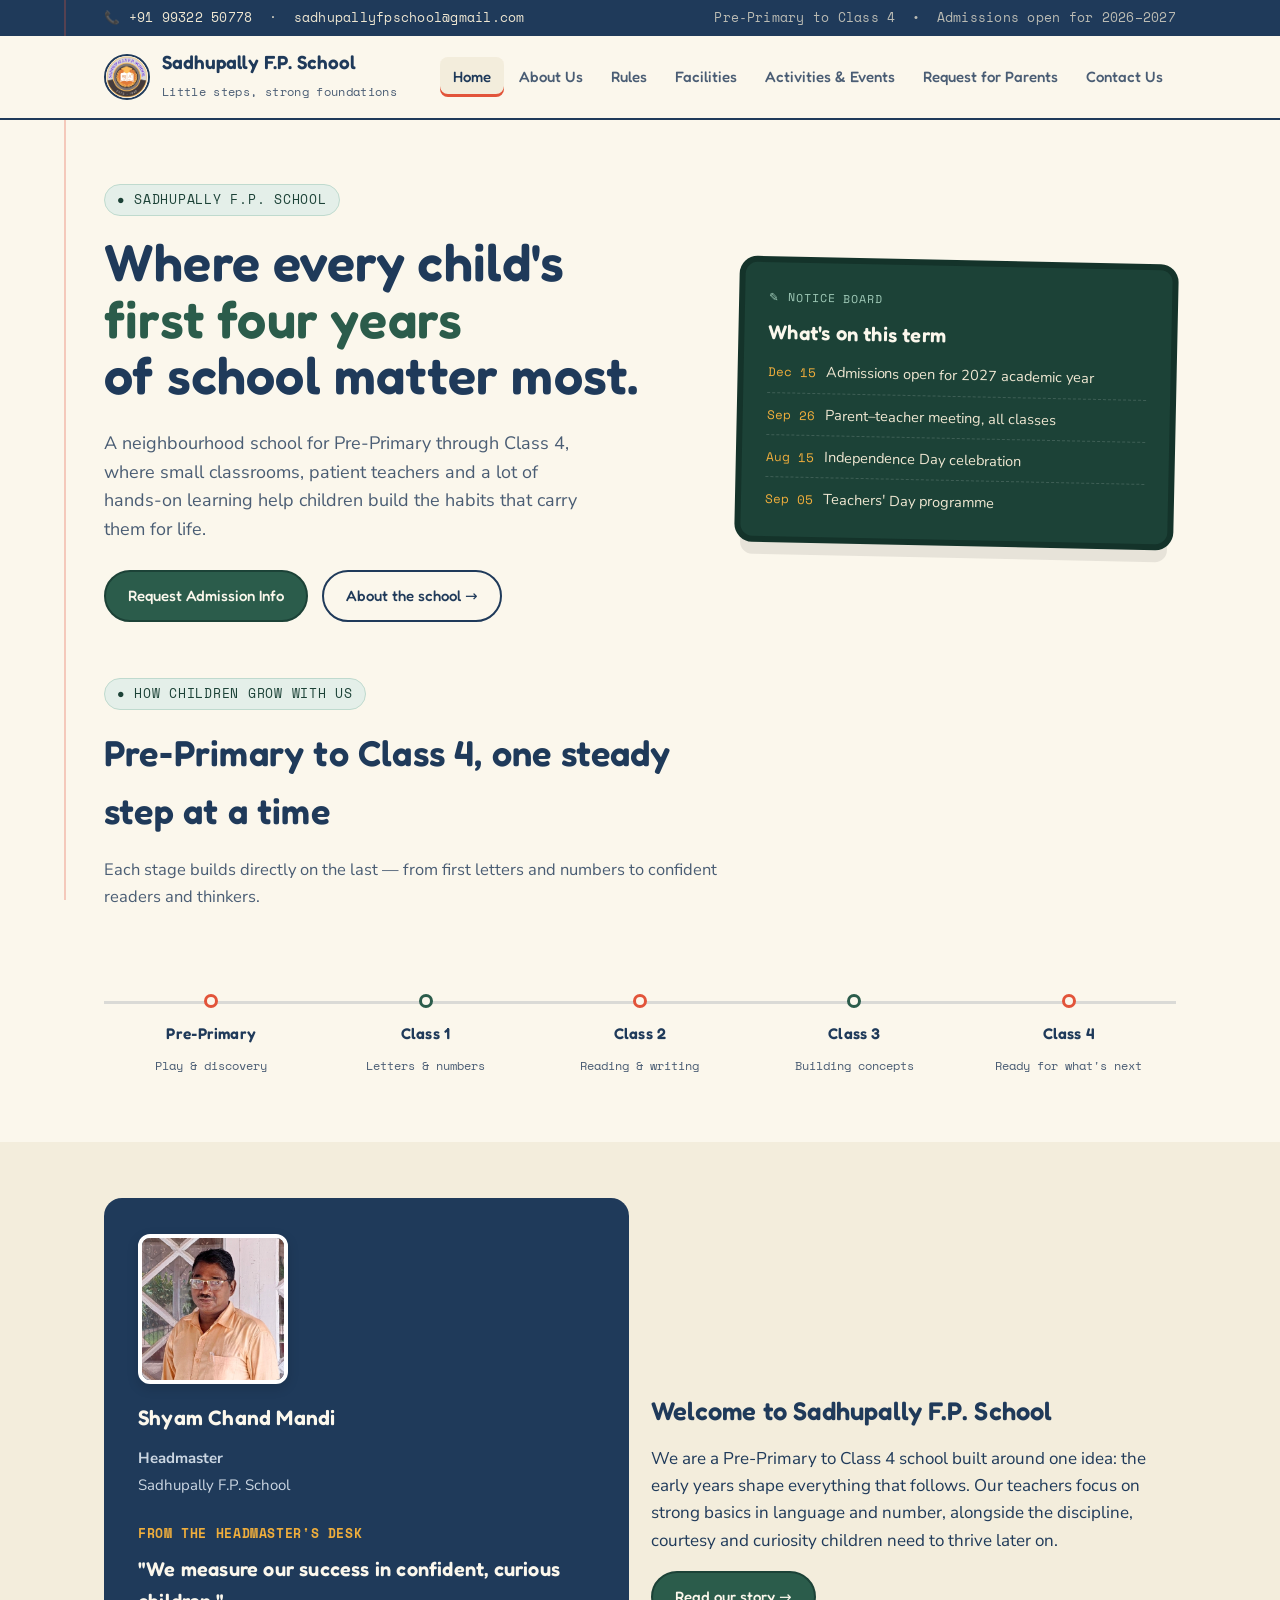
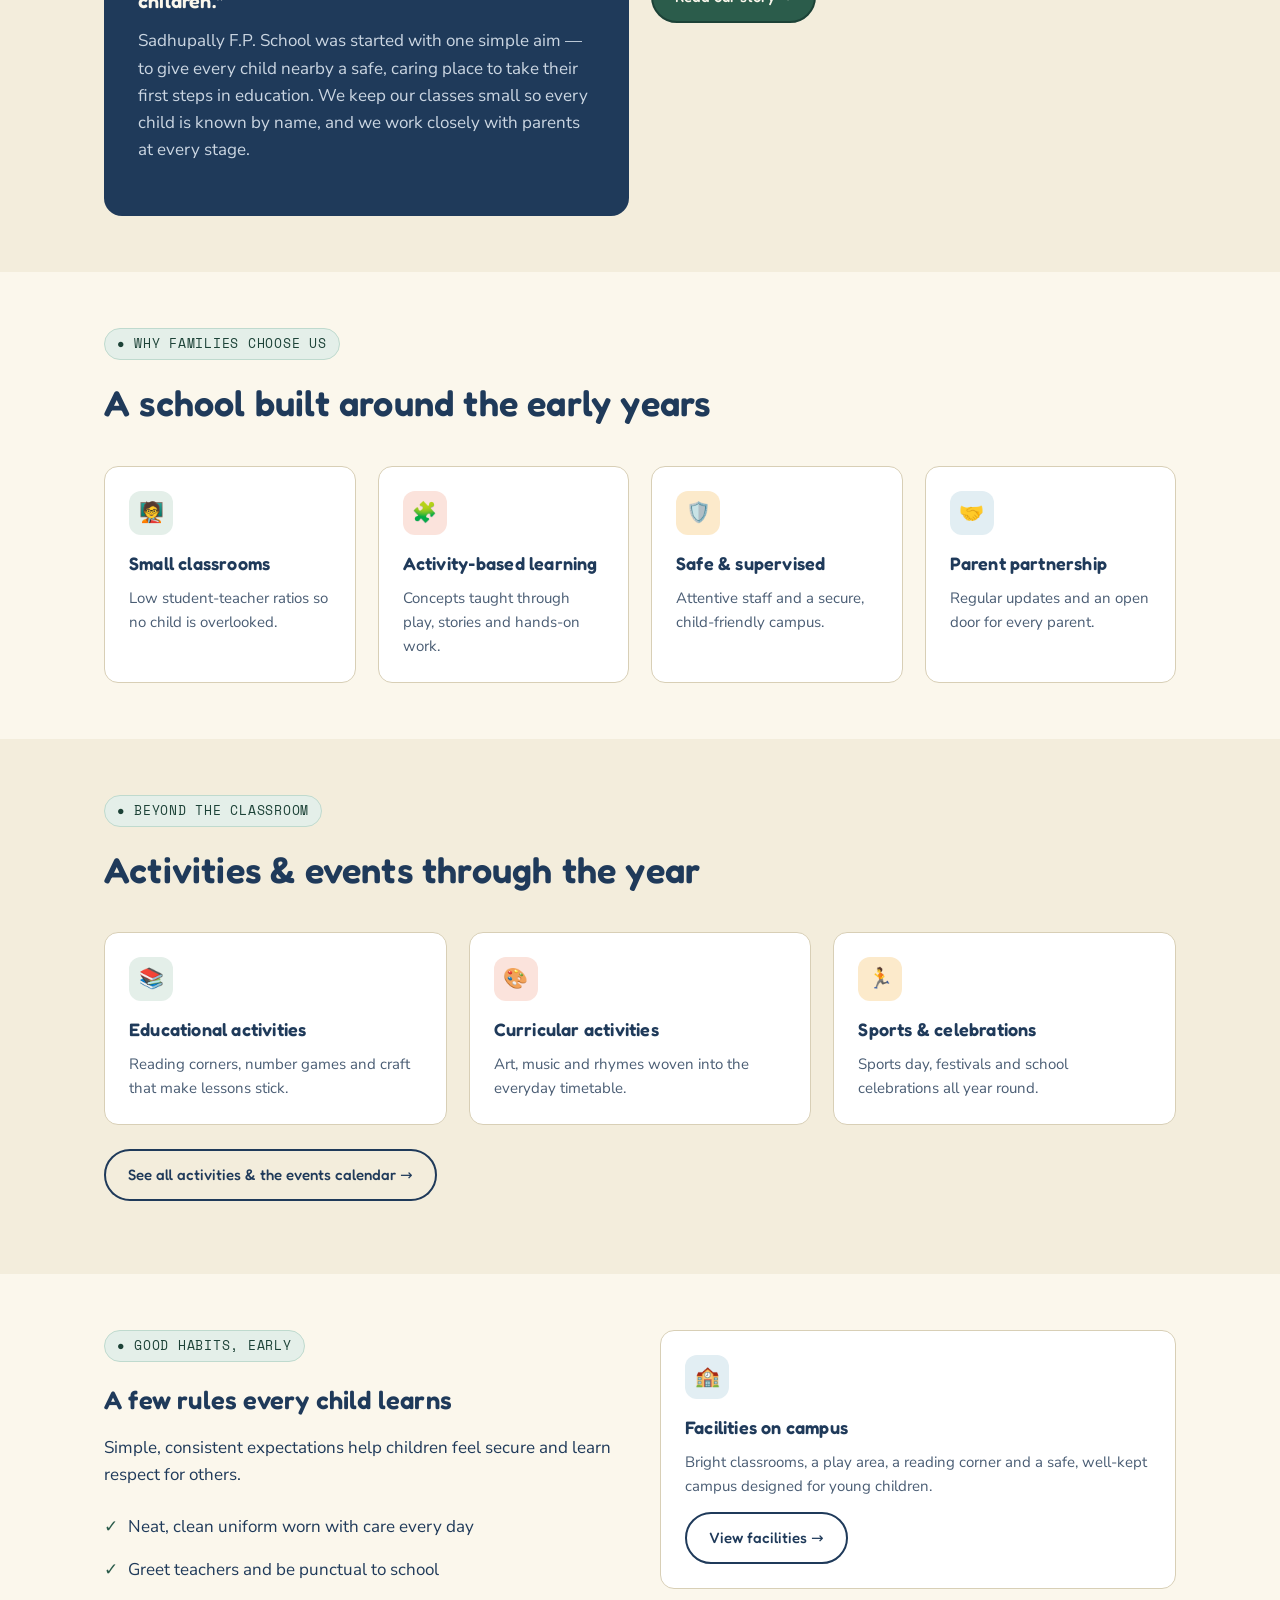
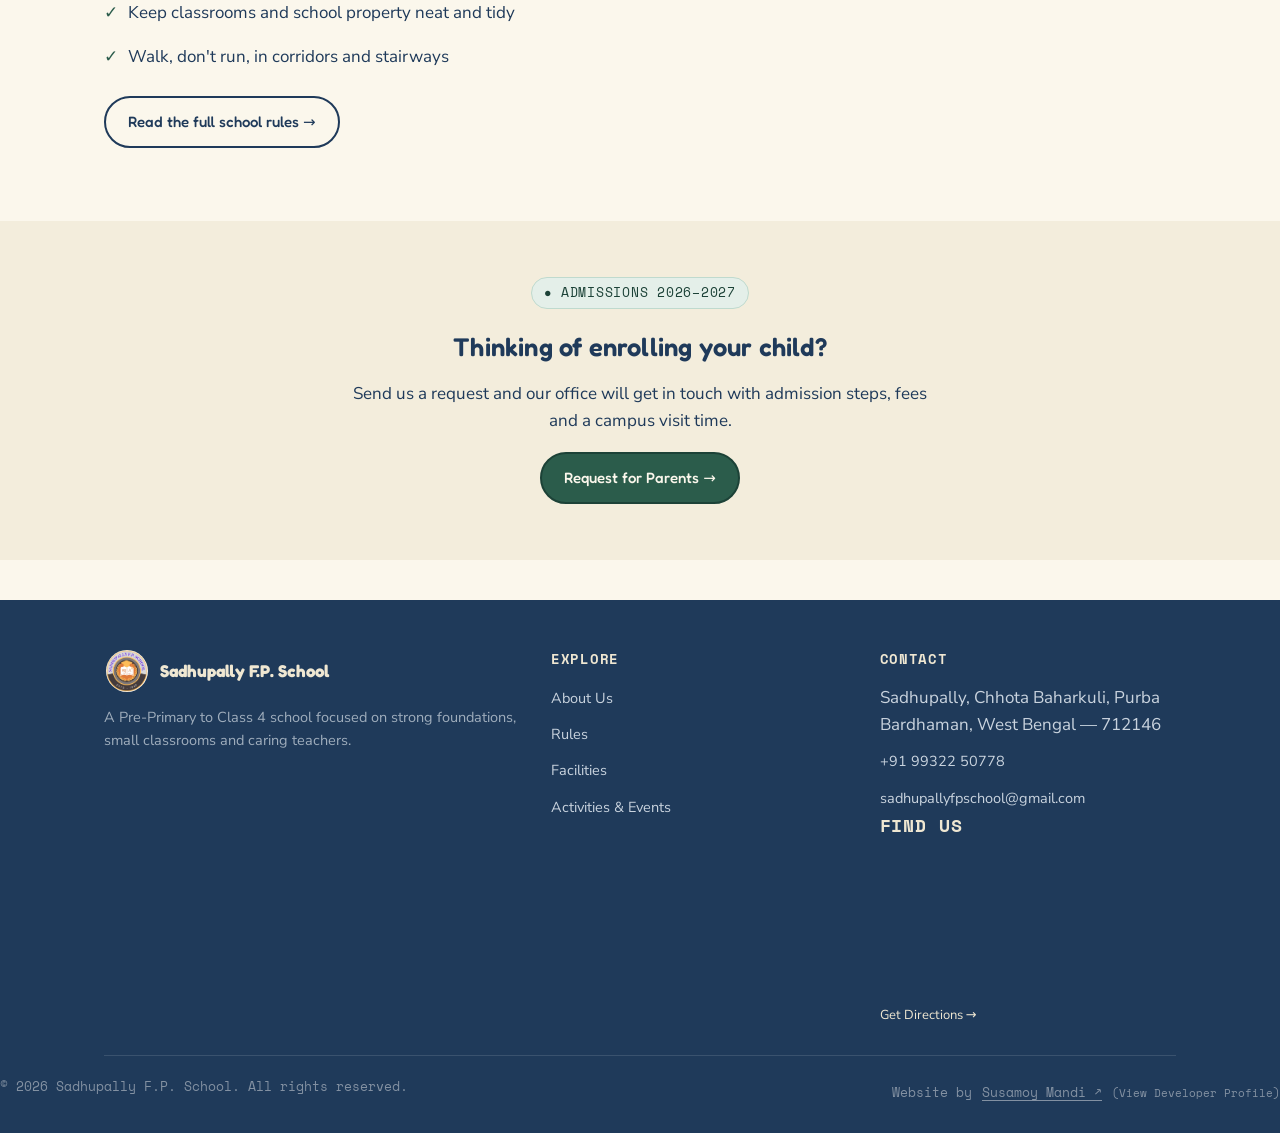
<file: index.html>
<!DOCTYPE html>
<html lang="en">
<head>
<meta charset="UTF-8">
<meta name="viewport" content="width=device-width, initial-scale=1.0">
<title>Sadhupally F.P. School — Home</title>
<link rel="icon" href="pic\logo1.jpg" type="image/x-icon">
<meta name="description" content="Sadhupally F.P. School — Pre-Primary to Class 4. A caring neighbourhood school building strong foundations.">
<link rel="preconnect" href="https://fonts.googleapis.com">
<link href="https://fonts.googleapis.com/css2?family=Fredoka:wght@500;600;700&family=Nunito+Sans:wght@400;600;700;800&family=Space+Mono&display=swap" rel="stylesheet">
<link rel="stylesheet" href="style.css">
</head>
<body>

<div class="topbar">
  <div class="container">
    <div>
      <a href="tel:+919932250778">📞 +91 99322 50778</a> &nbsp;·&nbsp;
      <a href="mailto:sadhupallyfpschool@gmail.com">sadhupallyfpschool@gmail.com</a>
    </div>
    <div class="topbar__motto">Pre‑Primary to Class 4 &nbsp;•&nbsp; Admissions open for 2026–2027</div>
  </div>
</div>

<header class="site-header">
  <div class="container">
    <a class="brand" href="index.html">
      <img src="pic\logo1.jpg" alt="Sadhupally F.P. School Logo" class="brand__mark">
      <span>
        <span class="brand__name">Sadhupally F.P. School</span><br>
        <span class="brand__tag">Little steps, strong foundations</span>
      </span>
    </a>
    
<button
  class="nav-toggle"
  aria-label="Toggle menu"
  aria-expanded="false"
  aria-controls="main-nav"
  type="button"
>
  <span></span>
</button>

<nav class="nav" id="main-nav">
  <a href="index.html">Home</a>
  <a href="about.html">About Us</a>
  <a href="rules.html">Rules</a>
  <a href="facilities.html">Facilities</a>
  <a href="activities.html">Activities &amp; Events</a>
  <a href="request.html">Request for Parents</a>
  <a href="contact.html">Contact Us</a>
</nav>

  </div>
</header>

<main>

  <!-- HERO -->
  <section class="hero">
    <div class="container">
      <div>
        <span class="eyebrow">● Sadhupally F.P. School</span>
        <h1>Where every child's<br><em>first four years</em><br>of school matter most.</h1>
        <p class="hero__lede">A neighbourhood school for Pre‑Primary through Class 4, where small classrooms, patient teachers and a lot of hands‑on learning help children build the habits that carry them for life.</p>
        <div class="hero__cta">
          <a class="btn btn-primary" href="request.html">Request Admission Info</a>
          <a class="btn btn-ghost" href="about.html">About the school →</a>
        </div>
      </div>

      <!-- notice board -->
      <div class="hero__board">
        <div class="hero__board__label">✎ Notice Board</div>
        <h3>What's on this term</h3>
        <ul>
          <li><span class="chalk-date">Dec 15</span> Admissions open for 2027 academic year</li>
          <li><span class="chalk-date">Sep 26</span> Parent–teacher meeting, all classes</li>
          <li><span class="chalk-date">Aug 15</span> Independence Day celebration</li>
          <li><span class="chalk-date">Sep 05</span> Teachers' Day programme</li>
        </ul>
      </div>
    </div>
  </section>

  <!-- GROWTH PATH -->
  <section class="section" style="padding-top:0;">
    <div class="container">
      <div class="section-head">
        <span class="eyebrow">● How children grow with us</span>
        <h2>Pre‑Primary to Class 4, one steady step at a time</h2>
        <p>Each stage builds directly on the last — from first letters and numbers to confident readers and thinkers.</p>
      </div>
      <div class="growth">
        <div class="growth__rule">
          <div class="growth__stop">
            <div class="growth__mark"></div>
            <h4>Pre‑Primary</h4>
            <span>Play &amp; discovery</span>
          </div>
          <div class="growth__stop">
            <div class="growth__mark"></div>
            <h4>Class 1</h4>
            <span>Letters &amp; numbers</span>
          </div>
          <div class="growth__stop">
            <div class="growth__mark"></div>
            <h4>Class 2</h4>
            <span>Reading &amp; writing</span>
          </div>
          <div class="growth__stop">
            <div class="growth__mark"></div>
            <h4>Class 3</h4>
            <span>Building concepts</span>
          </div>
          <div class="growth__stop">
            <div class="growth__mark"></div>
            <h4>Class 4</h4>
            <span>Ready for what's next</span>
          </div>
        </div>
      </div>
    </div>
  </section>

  
<!-- PRINCIPAL / WELCOME QUOTE -->
<section class="section section-alt">
  <div class="container grid grid-2" style="align-items: center;">

    <!-- HEADMASTER'S DESK -->
    <div class="quote-block">

      <img
        src="pic\Headmaster.jpeg"
        alt="Headmaster of Sadhupally F.P. School"
        class="headmaster-photo"
      >

      <div class="headmaster-contact">
        <h3 class="headmaster-name">
          Shyam Chand Mandi
        </h3>

        <p>
          <strong>Headmaster</strong><br>
          Sadhupally F.P. School
        </p>

        <!-- <p>
          <strong>Phone:</strong>
          <a href="tel:+919876543210">
            +91 98765 43210
          </a>
        </p> -->
      </div>

      <span class="role">From the Headmaster's Desk</span>

      <h3>
        "We measure our success in confident, curious children."
      </h3>

      <p>
        Sadhupally F.P. School was started with one simple aim —
        to give every child nearby a safe, caring place to take their
        first steps in education. We keep our classes small so every
        child is known by name, and we work closely with parents at
        every stage.
      </p>

    </div>

    <!-- WELCOME SECTION -->
    <div>
      <h2>Welcome to Sadhupally F.P. School</h2>

      <p>
        We are a Pre-Primary to Class 4 school built around one idea:
        the early years shape everything that follows. Our teachers
        focus on strong basics in language and number, alongside the
        discipline, courtesy and curiosity children need to thrive
        later on.
      </p>

      <a class="btn btn-primary" href="about.html">
        Read our story →
      </a>
    </div>

  </div>
</section>


  <!-- QUICK FEATURES -->
  <section class="section">
    <div class="container">
      <div class="section-head">
        <span class="eyebrow">● Why families choose us</span>
        <h2>A school built around the early years</h2>
      </div>
      <div class="grid grid-4">
        <div class="card tone-chalk">
          <div class="card__icon">🧑‍🏫</div>
          <h3>Small classrooms</h3>
          <p>Low student‑teacher ratios so no child is overlooked.</p>
        </div>
        <div class="card tone-coral">
          <div class="card__icon">🧩</div>
          <h3>Activity‑based learning</h3>
          <p>Concepts taught through play, stories and hands‑on work.</p>
        </div>
        <div class="card tone-sun">
          <div class="card__icon">🛡️</div>
          <h3>Safe &amp; supervised</h3>
          <p>Attentive staff and a secure, child‑friendly campus.</p>
        </div>
        <div class="card tone-sky">
          <div class="card__icon">🤝</div>
          <h3>Parent partnership</h3>
          <p>Regular updates and an open door for every parent.</p>
        </div>
      </div>
    </div>
  </section>

  <!-- ACTIVITIES PREVIEW -->
  <section class="section section-alt">
    <div class="container">
      <div class="section-head">
        <span class="eyebrow">● Beyond the classroom</span>
        <h2>Activities &amp; events through the year</h2>
      </div>
      <div class="grid grid-3">
        <div class="card tone-chalk">
          <div class="card__icon">📚</div>
          <h3>Educational activities</h3>
          <p>Reading corners, number games and craft that make lessons stick.</p>
        </div>
        <div class="card tone-coral">
          <div class="card__icon">🎨</div>
          <h3>Curricular activities</h3>
          <p>Art, music and rhymes woven into the everyday timetable.</p>
        </div>
        <div class="card tone-sun">
          <div class="card__icon">🏃</div>
          <h3>Sports &amp; celebrations</h3>
          <p>Sports day, festivals and school celebrations all year round.</p>
        </div>
      </div>
      <p style="margin-top:24px;"><a class="btn btn-ghost" href="activities.html">See all activities &amp; the events calendar →</a></p>
    </div>
  </section>

  <!-- RULES PREVIEW -->
  <section class="section">
    <div class="container grid grid-2" style="align-items:flex-start; gap:40px;">
      <div>
        <span class="eyebrow">● Good habits, early</span>
        <h2>A few rules every child learns</h2>
        <p>Simple, consistent expectations help children feel secure and learn respect for others.</p>
        <ul class="check-list">
          <li>Neat, clean uniform worn with care every day</li>
          <li>Greet teachers and be punctual to school</li>
          <li>Keep classrooms and school property neat and tidy</li>
          <li>Walk, don't run, in corridors and stairways</li>
        </ul>
        <p style="margin-top:18px;"><a class="btn btn-ghost" href="rules.html">Read the full school rules →</a></p>
      </div>
      <div class="card tone-sky">
        <div class="card__icon">🏫</div>
        <h3>Facilities on campus</h3>
        <p>Bright classrooms, a play area, a reading corner and a safe, well‑kept campus designed for young children.</p>
        <p style="margin-top:14px;"><a class="btn btn-ghost" href="facilities.html">View facilities →</a></p>
      </div>
    </div>
  </section>

  <!-- CTA -->
  <section class="section section-alt">
    <div class="container text-center" style="max-width:640px;">
      <span class="eyebrow">● Admissions 2026–2027</span>
      <h2>Thinking of enrolling your child?</h2>
      <p>Send us a request and our office will get in touch with admission steps, fees and a campus visit time.</p>
      <a class="btn btn-primary" href="request.html">Request for Parents →</a>
    </div>
  </section>

</main>

<footer class="site-footer">
  <div class="container">
    <div class="footer-grid">
      <div>
        <div class="footer-brand">
          <!-- <span class="brand__mark" style="background:#EFE7D2; color:var(--ink);">SF</span> -->
          <img src="pic\logo1.jpg" alt="Sadhupally F.P. School Logo" class="brand__mark">
          <strong style="color:#EFE7D2; font-family:var(--font-display);">Sadhupally F.P. School</strong>
        </div>
        <p>A Pre‑Primary to Class 4 school focused on strong foundations, small classrooms and caring teachers.</p>
      </div>
      <div>
        <h4>Explore</h4>
        <ul>
          <li><a href="about.html">About Us</a></li>
          <li><a href="rules.html">Rules</a></li>
          <li><a href="facilities.html">Facilities</a></li>
          <li><a href="activities.html">Activities &amp; Events</a></li>
        </ul>
      </div>
      <div>
        <h4>Contact</h4>
        <ul>
          <li>Sadhupally, Chhota Baharkuli, Purba Bardhaman, West Bengal — 712146</li>
          <li><a href="tel:+919932250778">+91 99322 50778</a></li>
          <li><a href="mailto:sadhupallyfpschool@gmail.com">sadhupallyfpschool@gmail.com</a></li>
        </ul>
        <!-- SMALL MAP BESIDE CONTACT -->
      <div class="footer-map">
        <h4>Find Us</h4>

        <a
          href="https://www.google.com/maps/search/?api=1&query=Sadhupally%20F.P.%20School%2C%20West%20Bengal%20712146"
          target="_blank"
          rel="noopener noreferrer"
          aria-label="Find Sadhupally F.P. School on Google Maps"
        >
          <iframe
            src="https://maps.google.com/maps?q=Sadhupally%20F.P.%20School%2C%20West%20Bengal%20712146&z=14&output=embed"
            title="Sadhupally F.P. School Map"
            loading="lazy"
            referrerpolicy="no-referrer-when-downgrade">
          </iframe>
        </a>

        <a
          class="map-link"
          href="https://www.google.com/maps/search/?api=1&query=Sadhupally%20F.P.%20School%2C%20West%20Bengal%20712146"
          target="_blank"
          rel="noopener noreferrer">
          Get Directions →
        </a>
      </div>

    </div>
      </div>
    </div>
    <div class="footer-bottom">
  <span>© 2026 Sadhupally F.P. School. All rights reserved.</span>
  <span>
    Website by
    <a href="https://g.dev/susamoymandi"
       target="_blank"
       rel="noopener noreferrer">
      Susamoy Mandi ↗
    </a>
    <small>(View Developer Profile)</small>
  </span>
</div>
  </div>
</footer>

<script src="script.js"></script>
</body>
</html>
</file>
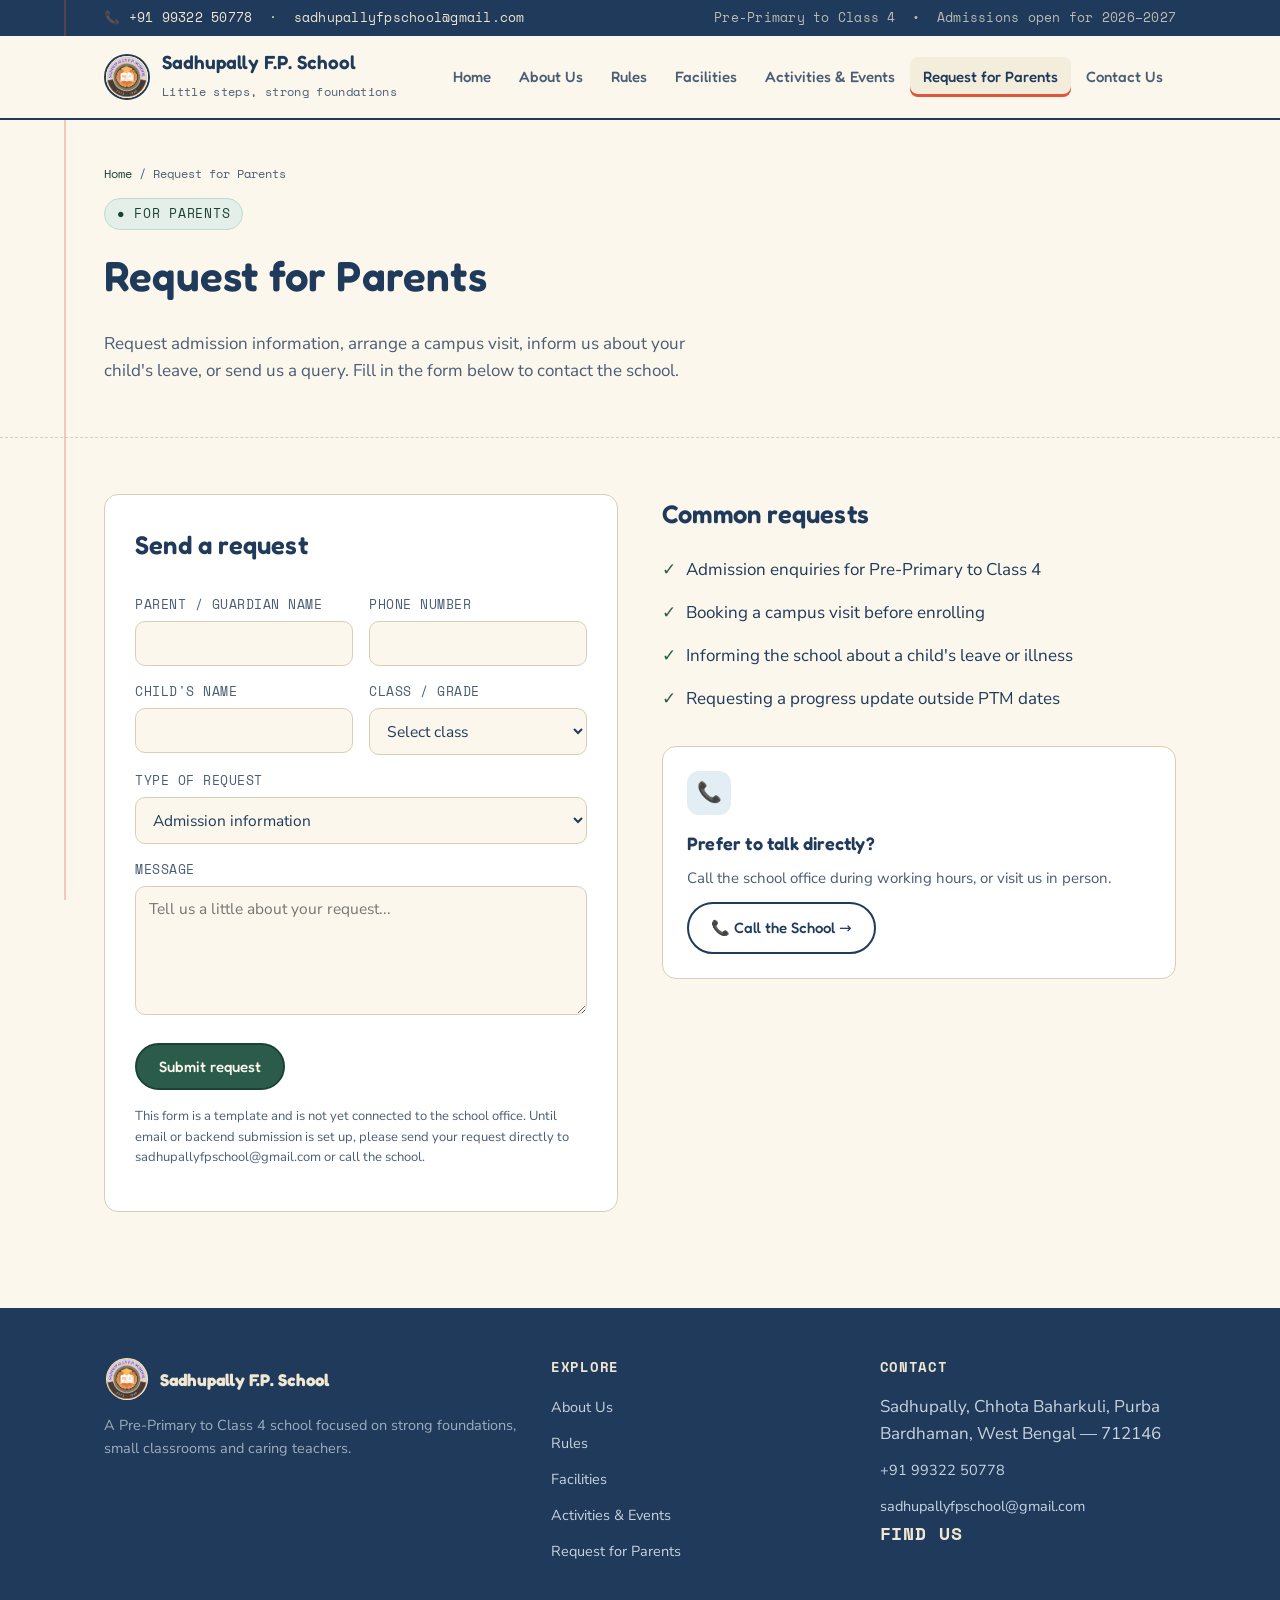
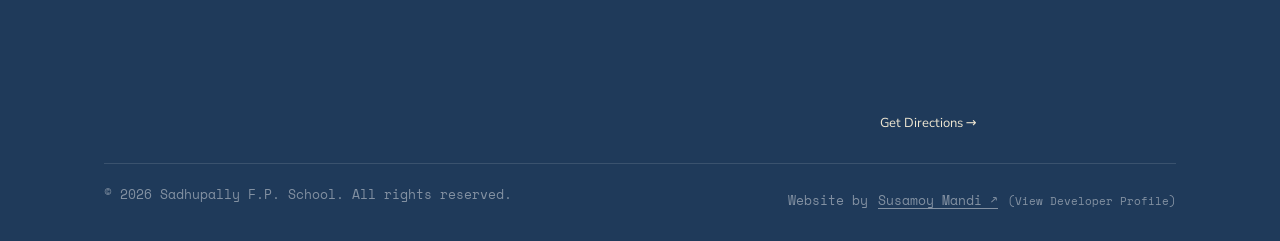
<file: request.html>
<!DOCTYPE html>
<html lang="en">
<head>
  <meta charset="UTF-8">
  <meta name="viewport" content="width=device-width, initial-scale=1.0">

  <title>Request for Parents — Sadhupally F.P. School</title>
  <link rel="icon" href="pic\logo1.jpg" type="image/x-icon">
  <meta name="description" content="Parents can request admission information, a campus visit, or raise a query with Sadhupally F.P. School.">

  <link rel="preconnect" href="https://fonts.googleapis.com">
  <link href="https://fonts.googleapis.com/css2?family=Fredoka:wght@500;600;700&family=Nunito+Sans:wght@400;600;700;800&family=Space+Mono&display=swap" rel="stylesheet">

  <link rel="stylesheet" href="style.css">
</head>

<body>

  <!-- TOP BAR -->
  <div class="topbar">
    <div class="container">
      <div>
        <a href="tel:+919932250778">📞 +91 99322 50778</a>
        &nbsp;·&nbsp;
        <a href="mailto:sadhupallyfpschool@gmail.com">
          sadhupallyfpschool@gmail.com
        </a>
      </div>

      <div class="topbar__motto">
        Pre-Primary to Class 4 &nbsp;•&nbsp; Admissions open for 2026–2027
      </div>
    </div>
  </div>

  <!-- HEADER AND NAVIGATION -->
  <header class="site-header">
    <div class="container">

      <a class="brand" href="index.html">
        <img
          src="pic\logo1.jpg"
          alt="Sadhupally F.P. School Logo"
          class="brand__mark"
        >

        <span>
          <span class="brand__name">Sadhupally F.P. School</span><br>
          <span class="brand__tag">Little steps, strong foundations</span>
        </span>
      </a>

      <button
        class="nav-toggle"
        aria-label="Toggle navigation menu"
        aria-expanded="false"
        aria-controls="main-nav"
        type="button"
      >
        <span></span>
      </button>

      <nav class="nav" id="main-nav">
        <a href="index.html">Home</a>
        <a href="about.html">About Us</a>
        <a href="rules.html">Rules</a>
        <a href="facilities.html">Facilities</a>
        <a href="activities.html">Activities &amp; Events</a>
        <a href="request.html" aria-current="page">Request for Parents</a>
        <a href="contact.html">Contact Us</a>
      </nav>

    </div>
  </header>

  <!-- MAIN CONTENT -->
  <main>

    <!-- PAGE HERO -->
    <section class="page-hero">
      <div class="container">

        <div class="breadcrumb">
          <a href="index.html">Home</a> / Request for Parents
        </div>

        <span class="eyebrow">● For parents</span>

        <h1>Request for Parents</h1>

        <p>
          Request admission information, arrange a campus visit,
          inform us about your child's leave, or send us a query.
          Fill in the form below to contact the school.
        </p>

      </div>
    </section>

    <!-- REQUEST FORM AND INFORMATION -->
    <section class="section">
      <div class="container grid grid-2" style="gap:44px; align-items:flex-start;">

        <!-- REQUEST FORM -->
        <div class="form-card">
          <h2 class="mt-0">Send a request</h2>

          <form data-static-form>

            <div class="form-row">
              <div>
                <label for="parent-name">Parent / guardian name</label>
                <input
                  type="text"
                  id="parent-name"
                  name="parent-name"
                  autocomplete="name"
                  required
                >
              </div>

              <div>
                <label for="phone">Phone number</label>
                <input
                  type="tel"
                  id="phone"
                  name="phone"
                  autocomplete="tel"
                  required
                >
              </div>
            </div>

            <div class="form-row">
              <div>
                <label for="child-name">Child's name</label>
                <input
                  type="text"
                  id="child-name"
                  name="child-name"
                  autocomplete="off"
                >
              </div>

              <div>
                <label for="class">Class / grade</label>
                <select id="class" name="class">
                  <option value="">Select class</option>
                  <option value="Pre-Primary">Pre-Primary</option>
                  <option value="Class 1">Class 1</option>
                  <option value="Class 2">Class 2</option>
                  <option value="Class 3">Class 3</option>
                  <option value="Class 4">Class 4</option>
                </select>
              </div>
            </div>

            <label for="request-type">Type of request</label>
            <select id="request-type" name="request-type">
              <option value="Admission information">Admission information</option>
              <option value="Campus visit">Campus visit</option>
              <option value="Leave of absence">Leave of absence</option>
              <option value="General query">General query</option>
              <option value="Other">Other</option>
            </select>

            <label for="message">Message</label>
            <textarea
              id="message"
              name="message"
              rows="5"
              placeholder="Tell us a little about your request..."
            ></textarea>

            <div style="margin-top:20px;">
              <button type="submit" class="btn btn-primary">
                Submit request
              </button>
            </div>

          </form>

          <div class="form-success" role="status" aria-live="polite">
            ✓ Thank you — your request has been noted.
            The school office will contact you shortly.
          </div>

          <p class="form-note">
            This form is a template and is not yet connected to the
            school office. Until email or backend submission is set up,
            please send your request directly to
            <a href="mailto:sadhupallyfpschool@gmail.com">
              sadhupallyfpschool@gmail.com
            </a>
            or call the school.
          </p>
        </div>

        <!-- COMMON REQUESTS -->
        <div>
          <h2 class="mt-0">Common requests</h2>

          <ul class="check-list" style="margin-bottom:26px;">
            <li>Admission enquiries for Pre-Primary to Class 4</li>
            <li>Booking a campus visit before enrolling</li>
            <li>Informing the school about a child's leave or illness</li>
            <li>Requesting a progress update outside PTM dates</li>
          </ul>

          <!-- DIRECT CONTACT CARD -->
          <div class="card tone-sky">
            <div class="card__icon">📞</div>

            <h3>Prefer to talk directly?</h3>

            <p>
              Call the school office during working hours,
              or visit us in person.
            </p>

            <p style="margin-top:12px;">
              <a class="btn btn-ghost" href="tel:+919932250778">
                📞 Call the School →
              </a>
            </p>
          </div>

        </div>

      </div>
    </section>

  </main>

  <!-- FOOTER -->
  <footer class="site-footer">
    <div class="container">

      <div class="footer-grid">

        <!-- SCHOOL INFORMATION -->
        <div>
          <div class="footer-brand">
            <img
              src="pic\logo1.jpg"
              alt="Sadhupally F.P. School Logo"
              class="brand__mark"
            >

            <strong style="color:#EFE7D2; font-family:var(--font-display);">
              Sadhupally F.P. School
            </strong>
          </div>

          <p>
            A Pre-Primary to Class 4 school focused on
            strong foundations, small classrooms and caring teachers.
          </p>
        </div>

        <!-- FOOTER LINKS -->
        <div>
          <h4>Explore</h4>

          <ul>
            <li><a href="about.html">About Us</a></li>
            <li><a href="rules.html">Rules</a></li>
            <li><a href="facilities.html">Facilities</a></li>
            <li><a href="activities.html">Activities &amp; Events</a></li>
            <li><a href="request.html">Request for Parents</a></li>
          </ul>
        </div>

        <!-- CONTACT AND MAP -->
        <div>
          <h4>Contact</h4>

          <ul>
            <li>
              Sadhupally, Chhota Baharkuli, Purba Bardhaman,
              West Bengal — 712146
            </li>

            <li>
              <a href="tel:+919932250778">+91 99322 50778</a>
            </li>

            <li>
              <a href="mailto:sadhupallyfpschool@gmail.com">
                sadhupallyfpschool@gmail.com
              </a>
            </li>
          </ul>

          <div class="footer-map">
            <h4>Find Us</h4>

            <iframe
              src="https://maps.google.com/maps?q=Sadhupally%20F.P.%20School%2C%20West%20Bengal%20712146&z=14&output=embed"
              title="Sadhupally F.P. School Map"
              loading="lazy"
              referrerpolicy="no-referrer-when-downgrade"
              style="border:0; width:100%;"
              allowfullscreen
            ></iframe>

            <a
              class="map-link"
              href="https://www.google.com/maps/search/?api=1&query=Sadhupally%20F.P.%20School%2C%20West%20Bengal%20712146"
              target="_blank"
              rel="noopener noreferrer"
            >
              Get Directions →
            </a>
          </div>

        </div>

      </div>

      <!-- FOOTER BOTTOM -->
      <div class="footer-bottom">
  <span>© 2026 Sadhupally F.P. School. All rights reserved.</span>
  <span>
    Website by
    <a href="https://g.dev/susamoymandi"
       target="_blank"
       rel="noopener noreferrer">
      Susamoy Mandi ↗
    </a>
    <small>(View Developer Profile)</small>
  </span>
</div>

    </div>
  </footer>

  <script src="script.js"></script>

</body>
</html>
</file>
<file: style.css>
/* ============================================================
   SADHUPALLY F.P. SCHOOL — design tokens
   Concept: the school exercise book. Warm paper, red margin
   rule, fountain-pen ink navy, chalkboard green for emphasis,
   pencil-crayon accents (coral / sunshine / sky) used sparingly
   like a teacher's markings on a page.
   ============================================================ */

:root{
  --paper:      #FBF7EC;
  --paper-2:    #F3EDDC;
  --ink:        #1F3A5A;
  --ink-soft:   #4A5D74;
  --chalk:      #2B5C4B;
  --chalk-dark: #1C4237;
  --coral:      #E2543A;
  --sun:        #F0AE3C;
  --sky:        #6FA9C7;
  --line:       #D8CFB6;
  --white:      #FFFFFF;

  --font-display: 'Fredoka', system-ui, sans-serif;
  --font-body:    'Nunito Sans', system-ui, sans-serif;
  --font-mono:    'Space Mono', 'Courier New', monospace;

  --radius: 14px;
  --margin-rule: 64px; /* red margin line offset, desktop */
  --max: 1120px;
}

*{ box-sizing:border-box; }
html{ scroll-behavior:smooth; }
body{
  margin:0;
  background:var(--paper);
  color:var(--ink);
  font-family:var(--font-body);
  font-size:17px;
  line-height:1.6;
  -webkit-font-smoothing:antialiased;
}
/* ========================================
   IMAGE PROTECTION
======================================== */

img {
    max-width: 100%;
    display: block;

    /* Prevent image selection */
    -webkit-user-select: none;
    user-select: none;

    /* Prevent image dragging */
    -webkit-user-drag: none;

    /* Disable mobile long-press callout */
    -webkit-touch-callout: none;
}
a{ color:inherit; text-decoration:none; }
ul{ margin:0; padding:0; list-style:none; }
h1,h2,h3,h4{
  font-family:var(--font-display);
  font-weight:600;
  color:var(--ink);
  margin:0 0 .5em;
  letter-spacing:.2px;
}
p{ margin:0 0 1em; }
.container{
  max-width:var(--max);
  margin:0 auto;
  padding:0 24px;
}

/* focus visibility */
a:focus-visible, button:focus-visible, input:focus-visible, textarea:focus-visible, select:focus-visible{
  outline:3px solid var(--sun);
  outline-offset:2px;
}

@media (prefers-reduced-motion: reduce){
  *{ animation-duration:.001ms !important; transition-duration:.001ms !important; scroll-behavior:auto !important; }
}

/* ============================================================
   Notebook page texture — faint ruled lines + red margin rule.
   Applied to <body> so it runs the full page height.
   ============================================================ */
body{
  background-image:
    linear-gradient(var(--paper) 0, var(--paper) 100%),
    repeating-linear-gradient(
      to bottom,
      transparent 0,
      transparent 37px,
      rgba(31,58,90,.055) 38px
    );
  background-attachment:fixed;
}
body::before{
  content:"";
  position:fixed;
  top:0; bottom:0;
  left:var(--margin-rule);
  width:1.5px;
  background:rgba(226,84,58,.28);
  z-index:0;
  pointer-events:none;
}
@media (max-width:720px){
  body::before{ display:none; }
}

/* ============================================================
   Topbar + Header
   ============================================================ */
.topbar{
  background:var(--ink);
  color:#EFE7D2;
  font-family:var(--font-mono);
  font-size:12.5px;
  letter-spacing:.02em;
}
.topbar .container{
  display:flex;
  justify-content:space-between;
  align-items:center;
  padding-top:8px;
  padding-bottom:8px;
  flex-wrap:wrap;
  gap:6px;
}
.topbar a{ color:#EFE7D2; }
.topbar a:hover{ color:var(--sun); }
.topbar__motto{ opacity:.75; }

.site-header{
  background:var(--paper);
  border-bottom:2px solid var(--ink);
  position:sticky;
  top:0;
  z-index:50;
}
.site-header .container{
  display:flex;
  align-items:center;
  justify-content:space-between;
  padding-top:14px;
  padding-bottom:14px;
}
.brand{
  display:flex;
  align-items:center;
  gap:12px;
}
.brand__mark{
  width:46px; height:46px;
  border-radius:50%;
  background:var(--chalk);
  color:var(--paper);
  display:flex;
  align-items:center;
  justify-content:center;
  font-family:var(--font-display);
  font-weight:600;
  font-size:18px;
  flex-shrink:0;
  border:2px solid var(--ink);
}
.brand__name{
  font-family:var(--font-display);
  font-weight:600;
  font-size:19px;
  line-height:1.1;
  color:var(--ink);
}
.brand__tag{
  font-family:var(--font-mono);
  font-size:11.5px;
  color:var(--ink-soft);
  letter-spacing:.03em;
}

.nav{
  display:flex;
  align-items:center;
  gap:2px;
}
.nav a{
  font-family:var(--font-display);
  font-size:15px;
  font-weight:500;
  padding:8px 13px;
  border-radius:8px;
  color:var(--ink-soft);
}
.nav a:hover{ background:var(--paper-2); color:var(--ink); }
.nav a.is-active{
  color:var(--ink);
  background:var(--paper-2);
  box-shadow:inset 0 -3px 0 var(--coral);
}

.nav-toggle{
  display:none;
  background:none;
  border:2px solid var(--ink);
  border-radius:8px;
  width:42px; height:38px;
  cursor:pointer;
  position:relative;
}
.nav-toggle span, .nav-toggle span::before, .nav-toggle span::after{
  content:"";
  position:absolute;
  left:9px; right:9px;
  height:2px;
  background:var(--ink);
}
.nav-toggle span{ top:18px; }
.nav-toggle span::before{ top:-7px; }
.nav-toggle span::after{ top:7px; }

@media (max-width:960px){
  .nav-toggle{ display:block; }
  .nav{
    display:none;
    position:absolute;
    top:100%; left:0; right:0;
    background:var(--paper);
    border-bottom:2px solid var(--ink);
    flex-direction:column;
    align-items:stretch;
    padding:8px 20px 16px;
  }
  .nav.open{ display:flex; }
  .nav a{ padding:12px 8px; border-bottom:1px dashed var(--line); border-radius:0; }
  .nav a.is-active{ box-shadow:none; border-left:4px solid var(--coral); padding-left:10px; }
}

/* ============================================================
   Buttons
   ============================================================ */
.btn{
  display:inline-flex;
  align-items:center;
  gap:8px;
  font-family:var(--font-display);
  font-weight:500;
  font-size:15px;
  padding:12px 22px;
  border-radius:999px;
  border:2px solid var(--ink);
  cursor:pointer;
  transition:transform .15s ease;
}
.btn:hover{ transform:translateY(-2px); }
.btn-primary{ background:var(--chalk); color:var(--paper); border-color:var(--chalk-dark); }
.btn-primary:hover{ background:var(--chalk-dark); }
.btn-ghost{ background:transparent; color:var(--ink); }
.btn-ghost:hover{ background:var(--paper-2); }
.btn-coral{ background:var(--coral); color:var(--white); border-color:#B93F29; }

/* ============================================================
   Hero
   ============================================================ */
.hero{
  position:relative;
  padding:64px 0 56px;
  overflow:hidden;
}
.hero .container{
  display:grid;
  grid-template-columns:1.15fr .85fr;
  gap:40px;
  align-items:center;
  position:relative;
  z-index:1;
}
.eyebrow{
  display:inline-flex;
  align-items:center;
  gap:8px;
  font-family:var(--font-mono);
  font-size:12.5px;
  letter-spacing:.06em;
  text-transform:uppercase;
  color:var(--chalk-dark);
  background:#E4EFE9;
  border:1px solid #BFDACE;
  padding:5px 12px;
  border-radius:999px;
  margin-bottom:18px;
}
.hero h1{
  font-size:clamp(32px, 4.4vw, 52px);
  line-height:1.08;
}
.hero h1 em{
  font-style:normal;
  color:var(--chalk);
  position:relative;
}
.hero__lede{
  font-size:18px;
  color:var(--ink-soft);
  max-width:46ch;
}
.hero__cta{ display:flex; gap:14px; margin-top:26px; flex-wrap:wrap; }

.hero__board{
  background:var(--chalk-dark);
  border-radius:18px;
  padding:26px 24px;
  color:#EFE7D2;
  border:6px solid #14332A;
  box-shadow:0 18px 0 -6px rgba(0,0,0,.08);
  transform:rotate(1.2deg);
}
.hero__board__label{
  font-family:var(--font-mono);
  font-size:11.5px;
  letter-spacing:.08em;
  text-transform:uppercase;
  color:#9FC9B7;
  margin-bottom:10px;
}
.hero__board h3{
  color:#FBF7EC;
  font-size:20px;
  margin-bottom:12px;
}
.hero__board ul{ display:flex; flex-direction:column; gap:10px; }
.hero__board li{
  display:flex;
  gap:10px;
  font-size:14.5px;
  align-items:baseline;
  border-bottom:1px dashed rgba(255,255,255,.15);
  padding-bottom:8px;
}
.hero__board li:last-child{ border-bottom:none; padding-bottom:0; }
.hero__board .chalk-date{
  font-family:var(--font-mono);
  color:var(--sun);
  flex-shrink:0;
  font-size:12.5px;
}

@media (max-width:860px){
  .hero .container{ grid-template-columns:1fr; }
  .hero__board{ transform:none; }
}

/* ============================================================
   Section scaffolding
   ============================================================ */
.section{ padding:56px 0; }
.section-alt{ background:var(--paper-2); }
.section-head{ max-width:640px; margin-bottom:34px; }
.section-head .eyebrow{ margin-bottom:14px; }
.section-head h2{ font-size:clamp(26px,3vw,36px); }
.section-head p{ color:var(--ink-soft); font-size:16.5px; }

/* Page header (interior pages) */
.page-hero{
  padding:44px 0 36px;
  border-bottom:1px dashed var(--line);
}
.page-hero .eyebrow{ margin-bottom:12px; }
.page-hero h1{ font-size:clamp(28px,4vw,42px); }
.page-hero p{ color:var(--ink-soft); max-width:60ch; font-size:17px; }
.breadcrumb{
  font-family:var(--font-mono);
  font-size:12px;
  color:var(--ink-soft);
  margin-bottom:14px;
}
.breadcrumb a{ color:var(--chalk-dark); }

/* ============================================================
   Cards / grids
   ============================================================ */
.grid{ display:grid; gap:22px; }
.grid-3{ grid-template-columns:repeat(3,1fr); }
.grid-2{ grid-template-columns:repeat(2,1fr); }
.grid-4{ grid-template-columns:repeat(4,1fr); }
@media (max-width:860px){
  .grid-3, .grid-4{ grid-template-columns:repeat(2,1fr); }
}
@media (max-width:600px){
  .grid-2, .grid-3, .grid-4{ grid-template-columns:1fr; }
}

.card{
  background:var(--white);
  border:1.5px solid var(--line);
  border-radius:var(--radius);
  padding:24px;
  transition:transform .18s ease, box-shadow .18s ease;
}
.card:hover{ transform:translateY(-4px); box-shadow:0 14px 26px -18px rgba(31,58,90,.4); }
.card__icon{
  width:44px; height:44px;
  border-radius:12px;
  display:flex; align-items:center; justify-content:center;
  margin-bottom:14px;
  font-size:20px;
}
.card h3{ font-size:18px; margin-bottom:8px; }
.card p{ color:var(--ink-soft); font-size:15px; margin-bottom:0; }

.tone-chalk .card__icon{ background:#E4EFE9; }
.tone-coral .card__icon{ background:#FBE3DC; }
.tone-sun .card__icon{ background:#FCEACB; }
.tone-sky .card__icon{ background:#E2EEF3; }

/* ============================================================
   Growth path — signature homepage element.
   A left-to-right progression: Pre-Primary -> Class 1-4,
   drawn as marks on a measuring wall (real content: the
   school's actual age groups, not a generic numbered step).
   ============================================================ */
.growth{
  position:relative;
  padding:38px 0 8px;
}
.growth__rule{
  position:relative;
  display:grid;
  grid-template-columns:repeat(5,1fr);
  gap:0;
}
.growth__rule::before{
  content:"";
  position:absolute;
  left:0; right:0; top:19px;
  height:3px;
  background:var(--ink);
  opacity:.15;
}
.growth__stop{
  position:relative;
  text-align:center;
  padding-top:0;
}
.growth__mark{
  width:14px; height:14px;
  border-radius:50%;
  background:var(--paper);
  border:3px solid var(--chalk);
  margin:12px auto 14px;
  position:relative;
  z-index:1;
}
.growth__stop:nth-child(odd) .growth__mark{ border-color:var(--coral); }
.growth__stop h4{
  font-size:15.5px;
  margin-bottom:4px;
}
.growth__stop span{
  font-family:var(--font-mono);
  font-size:12px;
  color:var(--ink-soft);
}
@media (max-width:760px){
  .growth__rule{ grid-template-columns:1fr; gap:22px; }
  .growth__rule::before{ left:19px; right:auto; top:0; bottom:0; width:3px; height:auto; }
  .growth__stop{ text-align:left; padding-left:44px; }
  .growth__mark{ position:absolute; left:13px; top:2px; margin:0; }
}

/* ============================================================
   Notice / list styles (rules page etc.)
   ============================================================ */
.rule-list{ counter-reset:rule; display:flex; flex-direction:column; gap:0; }
.rule-list li{
  counter-increment:rule;
  display:flex;
  gap:16px;
  padding:16px 0;
  border-bottom:1px dashed var(--line);
  align-items:flex-start;
}
.rule-list li:first-child{ padding-top:0; }
.rule-list li::before{
  content:counter(rule);
  font-family:var(--font-mono);
  font-weight:700;
  color:var(--coral);
  background:#FBE3DC;
  width:30px; height:30px;
  border-radius:8px;
  display:flex; align-items:center; justify-content:center;
  flex-shrink:0;
  font-size:14px;
}
.rule-list p{ margin:0; padding-top:3px; }

.check-list li{
  display:flex; gap:10px; padding:8px 0; align-items:flex-start;
}
.check-list li::before{
  content:"✓";
  color:var(--chalk);
  font-weight:700;
  flex-shrink:0;
}

/* ============================================================
   Quote / principal desk block
   ============================================================ */
.quote-block{
  background:var(--ink);
  color:#EFE7D2;
  border-radius:18px;
  padding:36px 34px;
  position:relative;
}
.quote-block h3{ color:#FBF7EC; }
.quote-block p{ color:#CBD6E2; }
.quote-block .role{
  font-family:var(--font-mono);
  font-size:12.5px;
  color:var(--sun);
  letter-spacing:.05em;
  text-transform:uppercase;
}

/* ============================================================
   Facilities gallery — "photo corner" tiles
   ============================================================ */
.tile{
  border:1.5px solid var(--line);
  background:var(--white);
  border-radius:12px;
  padding:10px 10px 14px;
}
.tile__img{
  aspect-ratio:4/3;
  border-radius:8px;
  display:flex; align-items:center; justify-content:center;
  font-size:30px;
  margin-bottom:10px;
}
.tile h4{ font-size:15px; margin:0 0 2px; padding:0 4px; }
.tile p{ font-size:13.5px; color:var(--ink-soft); margin:0; padding:0 4px; }

/* ============================================================
   Forms (Request for Parents / Contact)
   ============================================================ */
.form-card{
  background:var(--white);
  border:1.5px solid var(--line);
  border-radius:var(--radius);
  padding:30px;
}
.form-row{ display:grid; grid-template-columns:1fr 1fr; gap:16px; }
@media (max-width:600px){ .form-row{ grid-template-columns:1fr; } }
label{
  display:block;
  font-family:var(--font-mono);
  font-size:12.5px;
  text-transform:uppercase;
  letter-spacing:.04em;
  color:var(--ink-soft);
  margin-bottom:6px;
  margin-top:16px;
}
input, select, textarea{
  width:100%;
  font-family:var(--font-body);
  font-size:15.5px;
  padding:11px 13px;
  border:1.5px solid var(--line);
  border-radius:10px;
  background:var(--paper);
  color:var(--ink);
}
input:focus, select:focus, textarea:focus{ border-color:var(--chalk); }
textarea{ resize:vertical; min-height:110px; }
.form-note{
  font-size:13px;
  color:var(--ink-soft);
  margin-top:16px;
}
.form-success{
  display:none;
  background:#E4EFE9;
  border:1.5px solid #BFDACE;
  color:var(--chalk-dark);
  padding:14px 16px;
  border-radius:10px;
  font-size:14.5px;
  margin-top:18px;
}
.form-success.is-visible{ display:block; }

/* ============================================================
   Contact strip / info cards
   ============================================================ */
.info-strip{ display:grid; grid-template-columns:repeat(3,1fr); gap:20px; }
@media (max-width:760px){ .info-strip{ grid-template-columns:1fr; } }
.info-strip .card{ text-align:left; }

.map-frame{
  border-radius:var(--radius);
  overflow:hidden;
  border:1.5px solid var(--line);
  height:340px;
}
.map-frame iframe{ width:100%; height:100%; border:0; }

/* ============================================================
   Footer
   ============================================================ */
.site-footer{
  background:var(--ink);
  color:#C9D3DE;
  padding:48px 0 24px;
  margin-top:40px;
}
.site-footer a:hover{ color:var(--sun); }
.footer-grid{
  display:grid;
  grid-template-columns:1.4fr 1fr 1fr;
  gap:32px;
  padding-bottom:28px;
  border-bottom:1px solid rgba(255,255,255,.12);
}
@media (max-width:760px){ .footer-grid{ grid-template-columns:1fr; } }
.footer-grid h4{
  color:#EFE7D2;
  font-size:14px;
  font-family:var(--font-mono);
  text-transform:uppercase;
  letter-spacing:.05em;
  margin-bottom:14px;
}
.footer-grid p{ color:#9FADBC; font-size:14.5px; }
.footer-grid ul{ display:flex; flex-direction:column; gap:9px; }
.footer-grid li a{ font-size:14.5px; color:#C9D3DE; }
.footer-brand{ display:flex; align-items:center; gap:10px; margin-bottom:12px; }
.footer-bottom{
  padding-top:20px;
  display:flex;
  justify-content:space-between;
  flex-wrap:wrap;
  gap:8px;
  font-size:13px;
  color:#8391A2;
  font-family:var(--font-mono);
}

/* Utility */
.mt-0{ margin-top:0; }
.text-center{ text-align:center; margin-left:auto; margin-right:auto; }

/* headmaster*/

/* HEADMASTER PHOTO */
.headmaster-photo {
  width: 130px;
  height: 130px;
  object-fit: cover;
  object-position: center;
  border-radius: 50%;
  border: 4px solid #ffffff;
  box-shadow: 0 4px 12px rgba(0, 0, 0, 0.15);
  margin-bottom: 15px;
  display: block;
}

/* HEADMASTER CONTACT DETAILS */
.headmaster-contact {
  font-size: 15px;
  line-height: 1.8;
  margin-bottom: 20px;
  color: #444444;
}

.headmaster-name {
  margin: 0 0 8px;
  font-size: 21px;
  color: #173b57;
}

.headmaster-contact p {
  margin: 5px 0;
}

.headmaster-contact a {
  color: #1769aa;
  text-decoration: none;
  font-weight: 600;
}

.headmaster-contact a:hover {
  text-decoration: underline;
}

/* HEADMASTER'S DESK */
.quote-block .role {
  display: inline-block;
  margin-bottom: 10px;
  font-weight: 600;
}

.headmaster-photo {
  width: 150px;
  height: 150px;
  object-fit: cover;
  object-position: center;
  border-radius: 12px;
  border: 4px solid #ffffff;
  box-shadow: 0 4px 12px rgba(0, 0, 0, 0.15);
  margin-bottom: 15px;
  display: block;
}

/* google maps */

/* FOUR-COLUMN FOOTER */
.footer-grid-4 {
  display: grid;
  grid-template-columns: 1.15fr 0.7fr 1.3fr 1fr;
  gap: 24px;
  align-items: start;
}

/* COMPACT MAP */
.footer-map {
  margin: 0;
  padding: 0;
  border: 0;
  min-width: 0;
}

.footer-map h4 {
  color: #EFE7D2;
  margin: 0 0 12px;
  font-size: 18px;
}

.footer-map iframe {
  display: block;
  width: 100%;
  height: 145px;
  border: 0;
  border-radius: 8px;
}

/* MAP LINK */
.footer-map .map-link {
  display: inline-block;
  margin-top: 8px;
  font-size: 13px;
  color: #EFE7D2;
  text-decoration: none;
}

.footer-map .map-link:hover {
  text-decoration: underline;
}

/* TABLET */
@media (max-width: 900px) {
  .footer-grid-4 {
    grid-template-columns: repeat(2, minmax(0, 1fr));
    gap: 28px;
  }
}

/* MOBILE */
@media (max-width: 520px) {
  .footer-grid-4 {
    grid-template-columns: 1fr;
    gap: 24px;
  }

  .footer-map iframe {
    height: 180px;
  }
}



/* ========================================
   HAMBURGER MENU BUTTON
======================================== */

.nav-toggle {
  display: none;
  width: 44px;
  height: 44px;
  padding: 0;
  position: relative;
  align-items: center;
  justify-content: center;
  flex-shrink: 0;
  border: none;
  background: transparent;
  color: inherit;
  cursor: pointer;
  z-index: 1002;
}

/* THREE HAMBURGER LINES */

.nav-toggle span,
.nav-toggle span::before,
.nav-toggle span::after {
  position: absolute;
  display: block;
  width: 26px;
  height: 3px;
  background-color: currentColor;
  border-radius: 3px;
  transition:
    transform 0.35s ease,
    background-color 0.25s ease;
}

.nav-toggle span::before,
.nav-toggle span::after {
  content: "";
  left: 0;
}

.nav-toggle span::before {
  transform: translateY(-8px);
}

.nav-toggle span::after {
  transform: translateY(8px);
}

/* ANIMATE INTO CLOSE ICON */

.nav-toggle.active span {
  background-color: transparent;
}

.nav-toggle.active span::before {
  transform: rotate(45deg);
}

.nav-toggle.active span::after {
  transform: rotate(-45deg);
}

/* ========================================
   DESKTOP NAVIGATION
======================================== */

@media (min-width: 769px) {
  .site-header .nav-toggle {
    display: none !important;
  }

  .site-header .nav {
    display: flex !important;
    position: static;
    max-height: none;
    padding: 0;
    opacity: 1;
    visibility: visible;
    transform: none;
    overflow: visible;
  }
}

/* ========================================
   MOBILE HAMBURGER & NAVIGATION
======================================== */

@media (max-width: 768px) {
  .site-header {
    position: relative;
    z-index: 1000;
    overflow: visible;
  }

  .site-header .container {
    position: relative;
    overflow: visible;
  }

  .site-header .nav-toggle {
    display: inline-flex;
    visibility: visible;
    opacity: 1;
  }

  .site-header .nav {
    display: flex;
    flex-direction: column;
    gap: 0;
    position: absolute;
    top: 100%;
    left: 0;
    right: 0;
    width: 100%;
    box-sizing: border-box;
    padding: 0 20px;
    max-height: 0;
    overflow: hidden;
    background: var(--ink, #173b57);
    opacity: 0;
    visibility: hidden;
    transform: translateY(-10px);
    z-index: 1001;
    transition:
      max-height 0.4s ease,
      opacity 0.3s ease,
      transform 0.3s ease,
      padding 0.3s ease,
      visibility 0.3s ease;
  }

  .site-header .nav.open {
    max-height: 80vh;
    padding: 12px 20px;
    overflow-y: auto;
    opacity: 1;
    visibility: visible;
    transform: translateY(0);
  }

  .site-header .nav a {
    display: block;
    padding: 12px 8px;
  }
}

/* ========================================
   ACCESSIBILITY
======================================== */

@media (prefers-reduced-motion: reduce) {
  .nav-toggle span,
  .nav-toggle span::before,
  .nav-toggle span::after,
  .site-header .nav {
    transition: none !important;
  }
}


/* MOBILE: SHOW HAMBURGER, HIDE MENU UNTIL CLICKED */
@media (max-width: 768px) {
  .nav-toggle {
    display: flex;
    color: inherit;
  }

  .nav {
    display: flex;
    flex-direction: column;
    position: absolute;
    top: 100%;
    left: 0;
    right: 0;
    width: 100%;
    box-sizing: border-box;
    max-height: 0;
    padding: 0 20px;
    overflow: hidden;
    opacity: 0;
    visibility: hidden;
    transform: translateY(-10px);
    transition:
      max-height 0.4s ease,
      opacity 0.3s ease,
      transform 0.3s ease,
      padding 0.3s ease,
      visibility 0.3s ease;
    z-index: 1000;
  }

  .nav.open {
    max-height: 80vh;
    padding: 12px 20px;
    overflow-y: auto;
    opacity: 1;
    visibility: visible;
    transform: translateY(0);
  }
}


/* slider styles */

.gallery { position: relative; }

.gallery__track {
  display: flex;
  gap: 16px;
  overflow-x: auto;
  scroll-snap-type: x mandatory;
  scroll-behavior: smooth;
  scrollbar-width: none;
}
.gallery__track::-webkit-scrollbar { display: none; }

.gallery__slide {
  flex: 0 0 calc((100% - 32px) / 3);
  scroll-snap-align: start;
  margin: 0;
  border-radius: 16px;
  overflow: hidden;
  background: #fff;
  box-shadow: 0 4px 14px rgba(0, 0, 0, 0.08);
}
.gallery__slide img {
  display: block;
  width: 100%;
  aspect-ratio: 4 / 3;
  object-fit: cover;
}
.gallery__slide figcaption {
  padding: 10px 14px;
  font-weight: 700;
  font-size: 15px;
}

.gallery__btn {
  position: absolute;
  top: 50%;
  transform: translateY(-50%);
  z-index: 2;
  width: 42px;
  height: 42px;
  border: 0;
  border-radius: 50%;
  background: #fff;
  color: #222;
  font-size: 26px;
  line-height: 1;
  cursor: pointer;
  box-shadow: 0 2px 10px rgba(0, 0, 0, 0.2);
}
.gallery__btn--prev { left: -10px; }
.gallery__btn--next { right: -10px; }
.gallery__btn:hover { background: #f4f4f4; }

@media (max-width: 900px) {
  .gallery__slide { flex-basis: calc((100% - 16px) / 2); }
}
@media (max-width: 600px) {
  .gallery__slide { flex-basis: 100%; }
  .gallery__btn--prev { left: 4px; }
  .gallery__btn--next { right: 4px; }
}

/* footer credit*/

.footer-bottom a {
  display: inline-block;
  padding: 6px 2px;
  color: inherit;
  text-decoration: underline;
  text-underline-offset: 3px;
}
</file>
